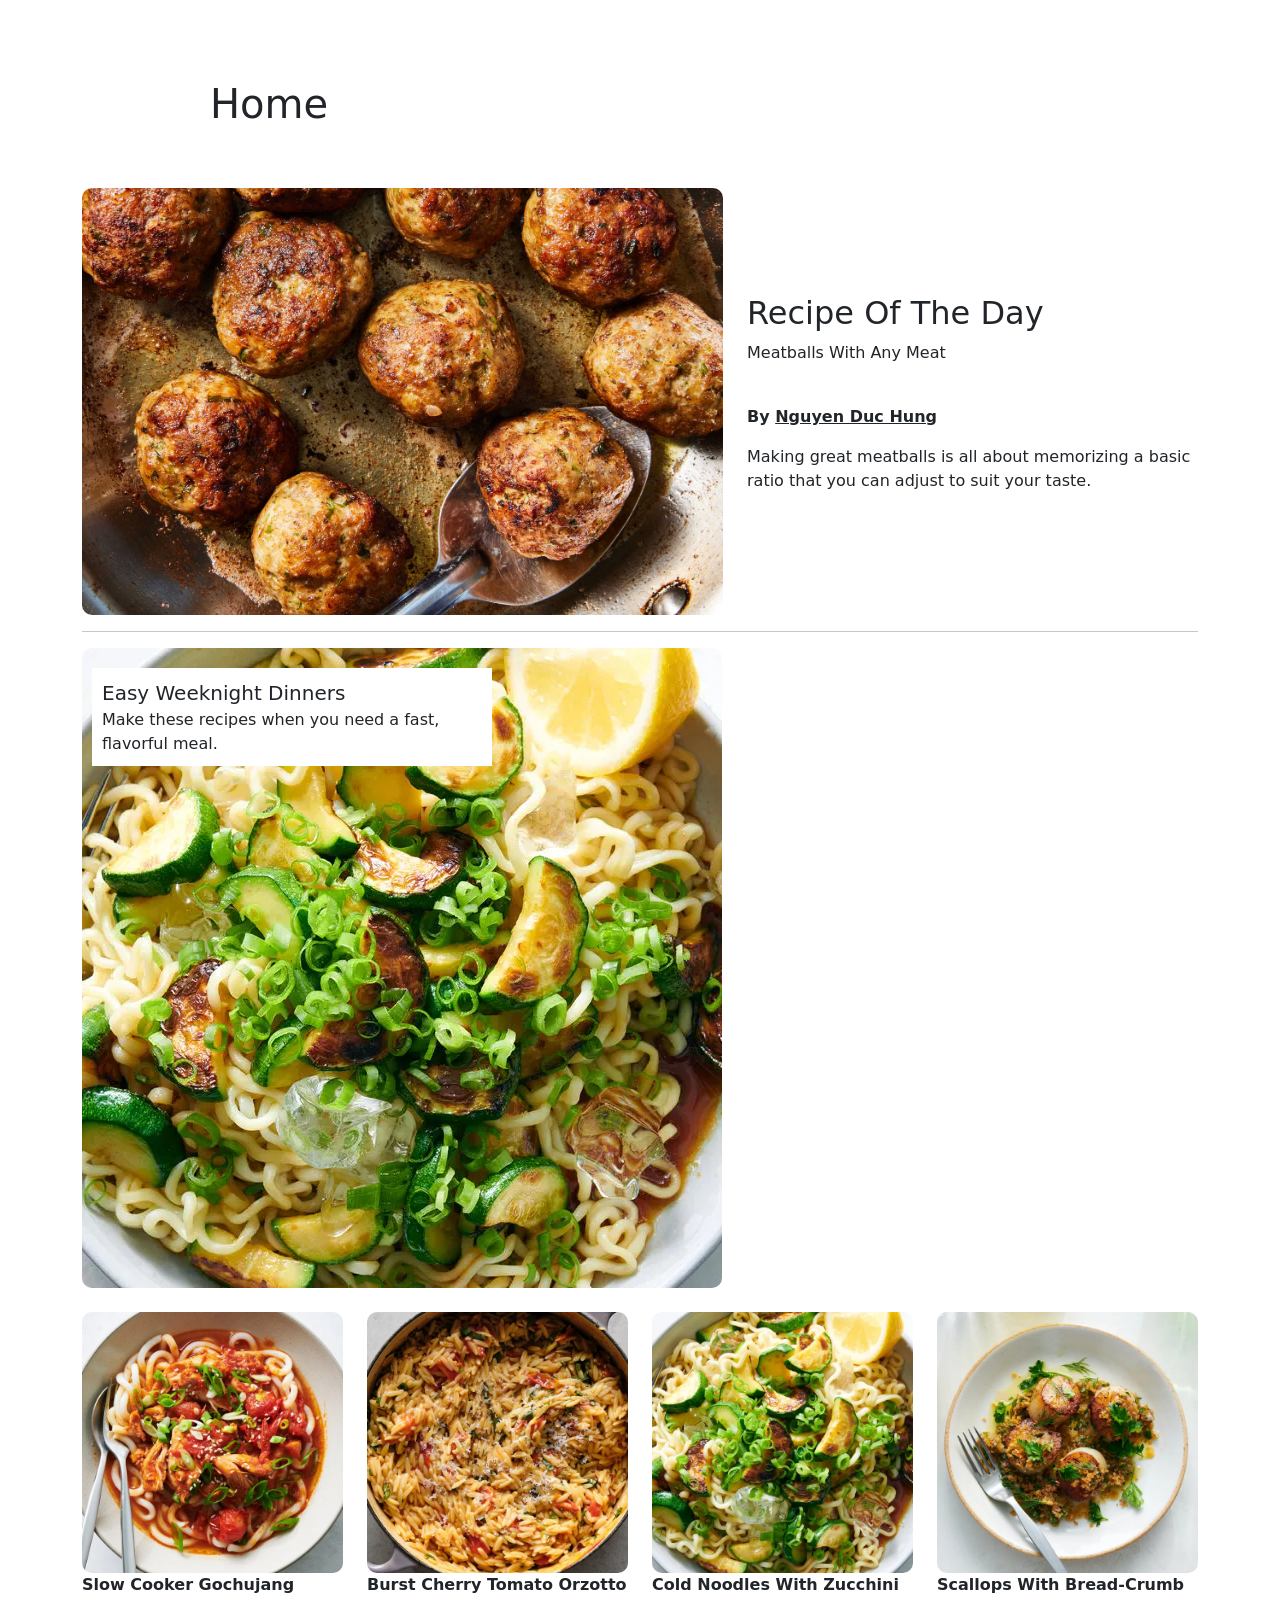
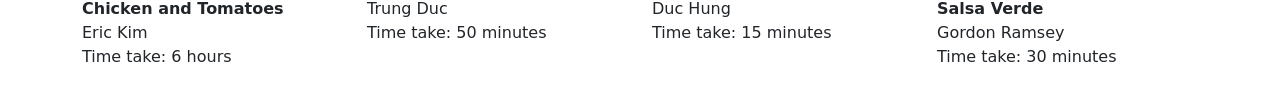
<file: src/main/webapp/index.html>
<!DOCTYPE html>
<html>
<head>
    <title>Home Cooking</title>
    <meta name="viewport" content="width=device-width, initial-scale=1">
    <link rel="stylesheet" href="css/style.css">
    <link href="https://cdn.jsdelivr.net/npm/bootstrap@5.3.7/dist/css/bootstrap.min.css" rel="stylesheet">

</head>
<body>
    <div id="header">
        <div class="custom-container">
        <h1>Home</h1>
        </div>
    </div>


<div class="container custom-container" style="margin-top: 60px;">
    <div id="content">
        <div class="row align-items-center">
            <div class="col-7">
                <a href="" target="_blank">
                    <img src="img/meatball.jpg" class="w-100" alt="">
                </a>
            </div>
            <div class="col-5 align-items-center">
                <h2>Recipe Of The Day</h2>
                <p>Meatballs With Any Meat</p>
                <br>
                <p><strong>By <span style="text-decoration: underline;">Nguyen Duc Hung</span></strong></p>
                <p>Making great meatballs is all about memorizing a basic ratio that you can adjust to suit your
                    taste.</p>
            </div>
        </div>
    </div>

    <hr>
    <div>
        <div id="insert_para">
            <a href="" target="_blank">
                <img src="img/vegetable.jpg" alt="">
            </a>
            <p class="para1">
                <span style="font-size: 20px">Easy Weeknight Dinners</span> <br>
                Make these recipes when you need a fast, flavorful meal.
            </p>
        </div>
    </div>

    <br>
    <div class="row">
        <div class="col-3">
            <img src="img/gochujang%20chicken.jpg" class="w-100" alt="">
            <p><span style="font-weight: bold">Slow Cooker Gochujang Chicken and Tomatoes</span> <br>
                Eric Kim <br>
                Time take: 6 hours</p>

        </div>
        <div class="col-3">
            <img src="img/burstcherry.jpg" class="w-100" alt="">
            <p><span style="font-weight: bold">Burst Cherry Tomato Orzotto</span><br>
                Trung Duc <br>
                Time take: 50 minutes</p>
        </div>
        <div class="col-3">
            <img src="img/vegetable.jpg" class="w-100" alt="">
            <p><span style="font-weight: bold">Cold Noodles With Zucchini</span> <br>
                Duc Hung <br>
                Time take: 15 minutes</p>
        </div>
        <div class="col-3">
            <img src="img/scallops.jpg" class="w-100" alt="">
            <p><span style="font-weight: bold">Scallops With Bread-Crumb Salsa Verde</span> <br>
            Gordon Ramsey <br>
            Time take: 30 minutes</p>
        </div>
    </div>
</div>
<script src="https://cdn.jsdelivr.net/npm/bootstrap@5.3.7/dist/js/bootstrap.bundle.min.js"></script>
</body>
</html>
</file>
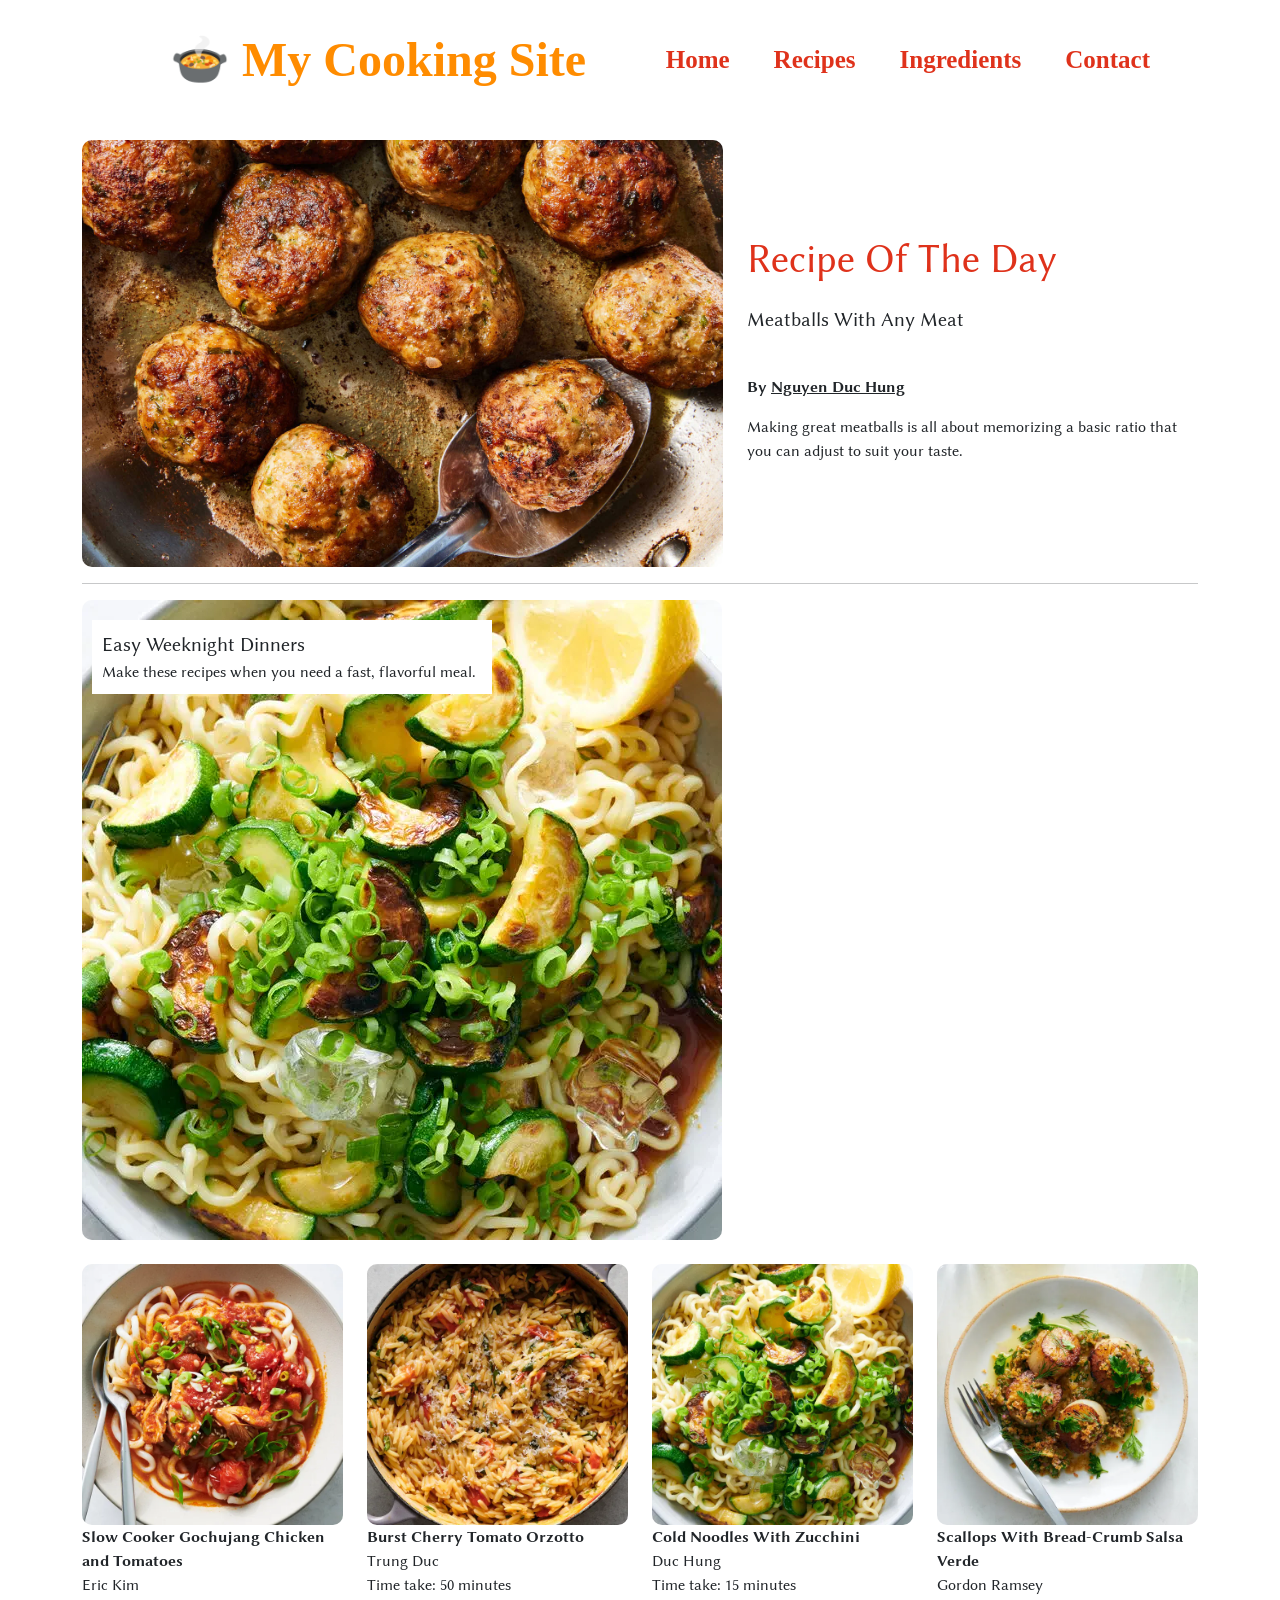
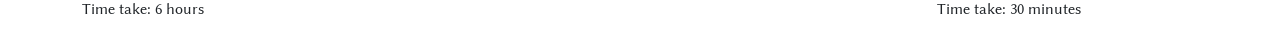
<file: src/main/webapp/home.html>
<!DOCTYPE html>
<html>
<head>
    <title>Home Cooking</title>
    <link rel="preconnect" href="https://fonts.googleapis.com">
    <link rel="preconnect" href="https://fonts.gstatic.com" crossorigin>
    <link href="https://fonts.googleapis.com/css2?family=Dancing+Script:wght@400..700&family=Lato:ital,wght@0,100;0,300;0,400;0,700;0,900;1,100;1,300;1,400;1,700;1,900&family=Libertinus+Sans:ital,wght@0,400;0,700;1,400&family=Mozilla+Headline:wght@200..700&family=Playwrite+AU+QLD:wght@100..400&family=Playwrite+VN+Guides&display=swap"
          rel="stylesheet">
    <meta name="viewport" content="width=device-width, initial-scale=1">
    <link rel="stylesheet" href="css/style.css">
    <link href="https://cdn.jsdelivr.net/npm/bootstrap@5.3.7/dist/css/bootstrap.min.css" rel="stylesheet">
    <style>
        body {
            font-family: Libertinus Sans, serif;
        }
    </style>
</head>
<body>
<iframe src="header.html" scrolling="no"></iframe>

<div class="container custom-container" style="margin-top: 60px;">
    <div id="content">
        <div class="row align-items-center">
            <div class="col-7">
                <a href="ingredients_of_meatball.html" target="_blank">
                    <img src="img/meatball.jpg" class="w-100" alt="meatball">
                </a>
            </div>
            <div class="col-5 align-items-center">
                <p style="font-size: 40px; color: #DF321B">Recipe Of The Day</p>
                <p style="font-size: 20px">Meatballs With Any Meat</p>
                <br>
                <p><strong>By <span style="text-decoration: underline;">Nguyen Duc Hung</span></strong></p>
                <p>Making great meatballs is all about memorizing a basic ratio that you can adjust to suit your
                    taste.</p>
            </div>
        </div>
    </div>

    <hr>
    <div>
        <div id="insert_para">
            <a href="ingredients_of_noodle.html" target="_blank">
                <img src="img/vegetable.jpg" alt="">
            </a>
            <p class="para1">
                <span style="font-size: 20px">Easy Weeknight Dinners</span> <br>
                Make these recipes when you need a fast, flavorful meal.
            </p>
        </div>
    </div>

    <br>
    <div class="row">
        <div class="col-3">
            <img src="img/gochujang%20chicken.jpg" class="w-100" alt="">
            <p><span style="font-weight: bold">Slow Cooker Gochujang Chicken and Tomatoes</span> <br>
                Eric Kim <br>
                Time take: 6 hours</p>

        </div>
        <div class="col-3">
            <img src="img/burstcherry.jpg" class="w-100" alt="">
            <p><span style="font-weight: bold">Burst Cherry Tomato Orzotto</span><br>
                Trung Duc <br>
                Time take: 50 minutes</p>
        </div>
        <div class="col-3">
            <img src="img/vegetable.jpg" class="w-100" alt="">
            <p><span style="font-weight: bold">Cold Noodles With Zucchini</span> <br>
                Duc Hung <br>
                Time take: 15 minutes</p>
        </div>
        <div class="col-3">
            <img src="img/scallops.jpg" class="w-100" alt="">
            <p><span style="font-weight: bold">Scallops With Bread-Crumb Salsa Verde</span> <br>
            Gordon Ramsey <br>
            Time take: 30 minutes</p>
        </div>
    </div>
</div>
<script src="https://cdn.jsdelivr.net/npm/bootstrap@5.3.7/dist/js/bootstrap.bundle.min.js"></script>
</body>
</html>
</file>
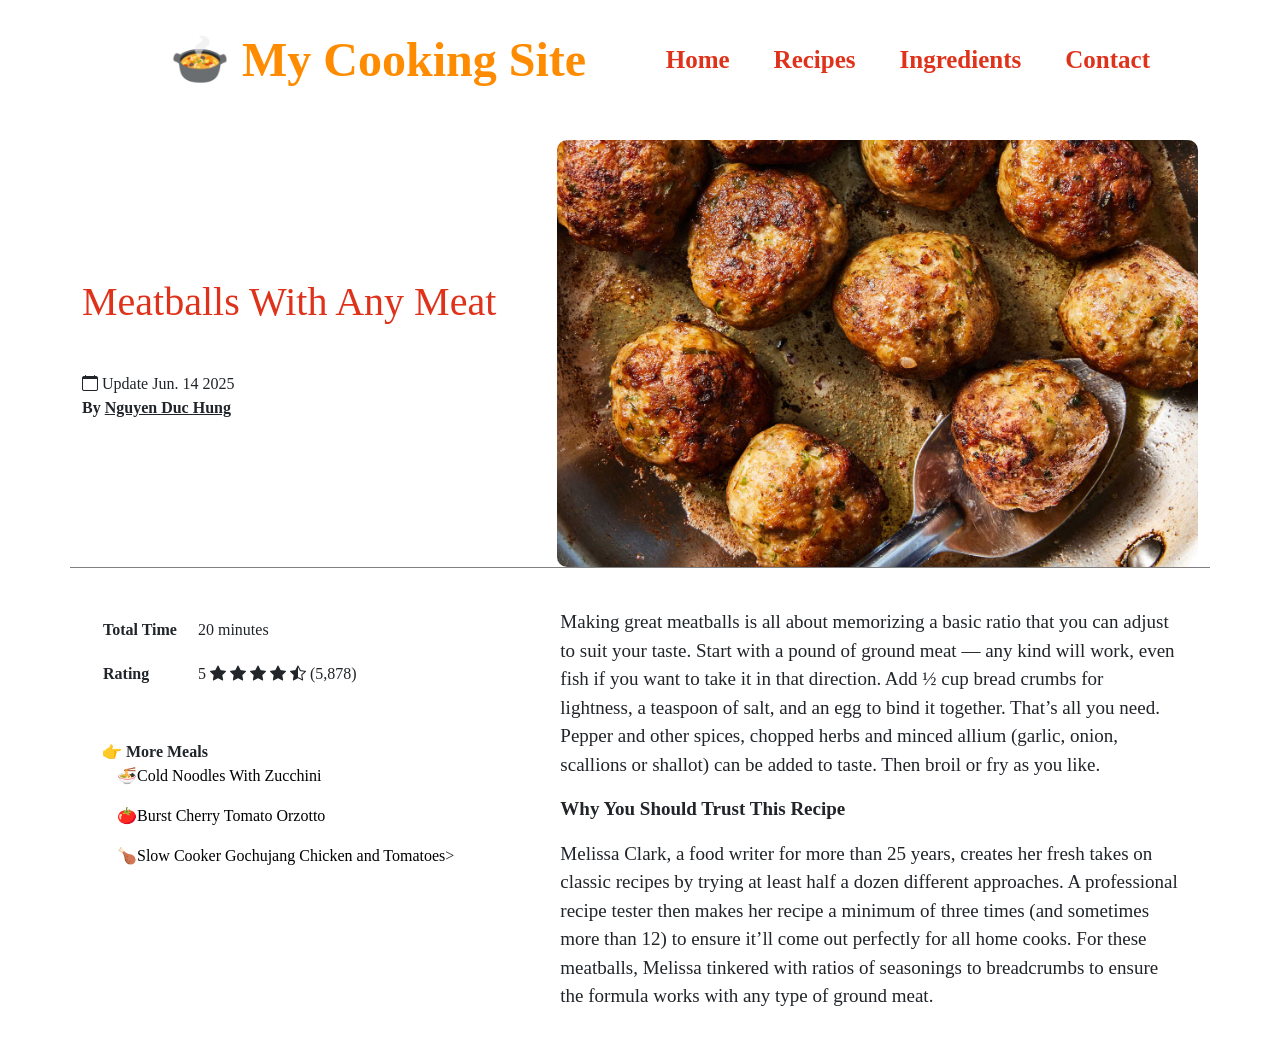
<file: src/main/webapp/ingredients_of_meatball.html>
<!DOCTYPE html>
<html lang="en">
<head>
    <meta charset="UTF-8">
    <link href="https://cdn.jsdelivr.net/npm/bootstrap@5.3.7/dist/css/bootstrap.min.css" rel="stylesheet">
    <link rel="stylesheet" href="https://cdn.jsdelivr.net/npm/bootstrap-icons@1.11.1/font/bootstrap-icons.css">
    <title></title>
    <link rel="stylesheet" href="css/style.css">
    <link rel="stylesheet" href="css/styleofingredients.css">
</head>
<body>
<iframe src="header.html"></iframe>

<div class="container" style="margin-top: 60px;">
    <div id="content">
        <div class="row  align-items-center" style="margin-bottom: 20px; border-bottom: 1px solid grey;">
            <div class="col-5 d-flex flex-column justify-content-center">
                <div class="description">
                <p style="font-size: 40px; color: #DF321B">Meatballs With Any Meat</p>
                <br>
                    <i class="bi bi-calendar"></i> Update Jun. 14 2025
                <p><strong>By <span style="text-decoration: underline;">Nguyen Duc Hung</span></strong></p>
                </div>
            </div>
            <div class="col-7">
                    <img src="img/meatball.jpg" class="w-100" alt="">
            </div>
        </div>
    </div>
    <div class="ingredients">
        <div class="row">
            <div class="col-5">
                <table>
                    <tr>
                        <th>Total Time</th>
                        <td>20 minutes</td>
                    </tr>
                    <tr>
                        <th>Rating</th>

                        <td> 5
                            <i class="bi bi-star-fill"></i>
                            <i class="bi bi-star-fill"></i>
                            <i class="bi bi-star-fill"></i>
                            <i class="bi bi-star-fill"></i>
                            <i class="bi bi-star-half"></i> (5,878)
                        </td>
                    </tr>
                </table>
                <br>
                <div class="info">
                    <strong>👉 More Meals</strong>
                    <p><a href="">🍜Cold Noodles With Zucchini</a></p>
                    <p><a href="">🍅Burst Cherry Tomato Orzotto</a></p>
                    <p><a href="">🍗Slow Cooker Gochujang Chicken and Tomatoes</a>></p>
                </div>
            </div>
            <div class="col-7">
                <div class="process">
                <p>Making great meatballs is all about memorizing a basic ratio that you can adjust to suit your taste.
                    Start with a pound of ground meat — any kind will work, even fish if you want to take it in that
                    direction. Add ½ cup bread crumbs for lightness, a teaspoon of salt, and an egg to bind it together.
                    That’s all you need. Pepper and other spices, chopped herbs and minced allium (garlic, onion,
                    scallions or shallot) can be added to taste. Then broil or fry as you like.</p>

                    <p><span style="font-weight: bold">Why You Should Trust This Recipe</span></p>

                    Melissa Clark, a food writer for more than 25 years, creates her fresh takes on classic recipes by
                    trying at least half a dozen different approaches. A professional recipe tester then makes her
                    recipe a minimum of three times (and sometimes more than 12) to ensure it’ll come out perfectly for
                    all home cooks. For these meatballs, Melissa tinkered with ratios of seasonings to breadcrumbs to
                    ensure the formula works with any type of ground meat.</p>
                </div>
            </div>
        </div>
    </div>


    <script src="https://cdn.jsdelivr.net/npm/bootstrap@5.3.7/dist/js/bootstrap.bundle.min.js"></script>
</div>
</body>
</html>
</file>
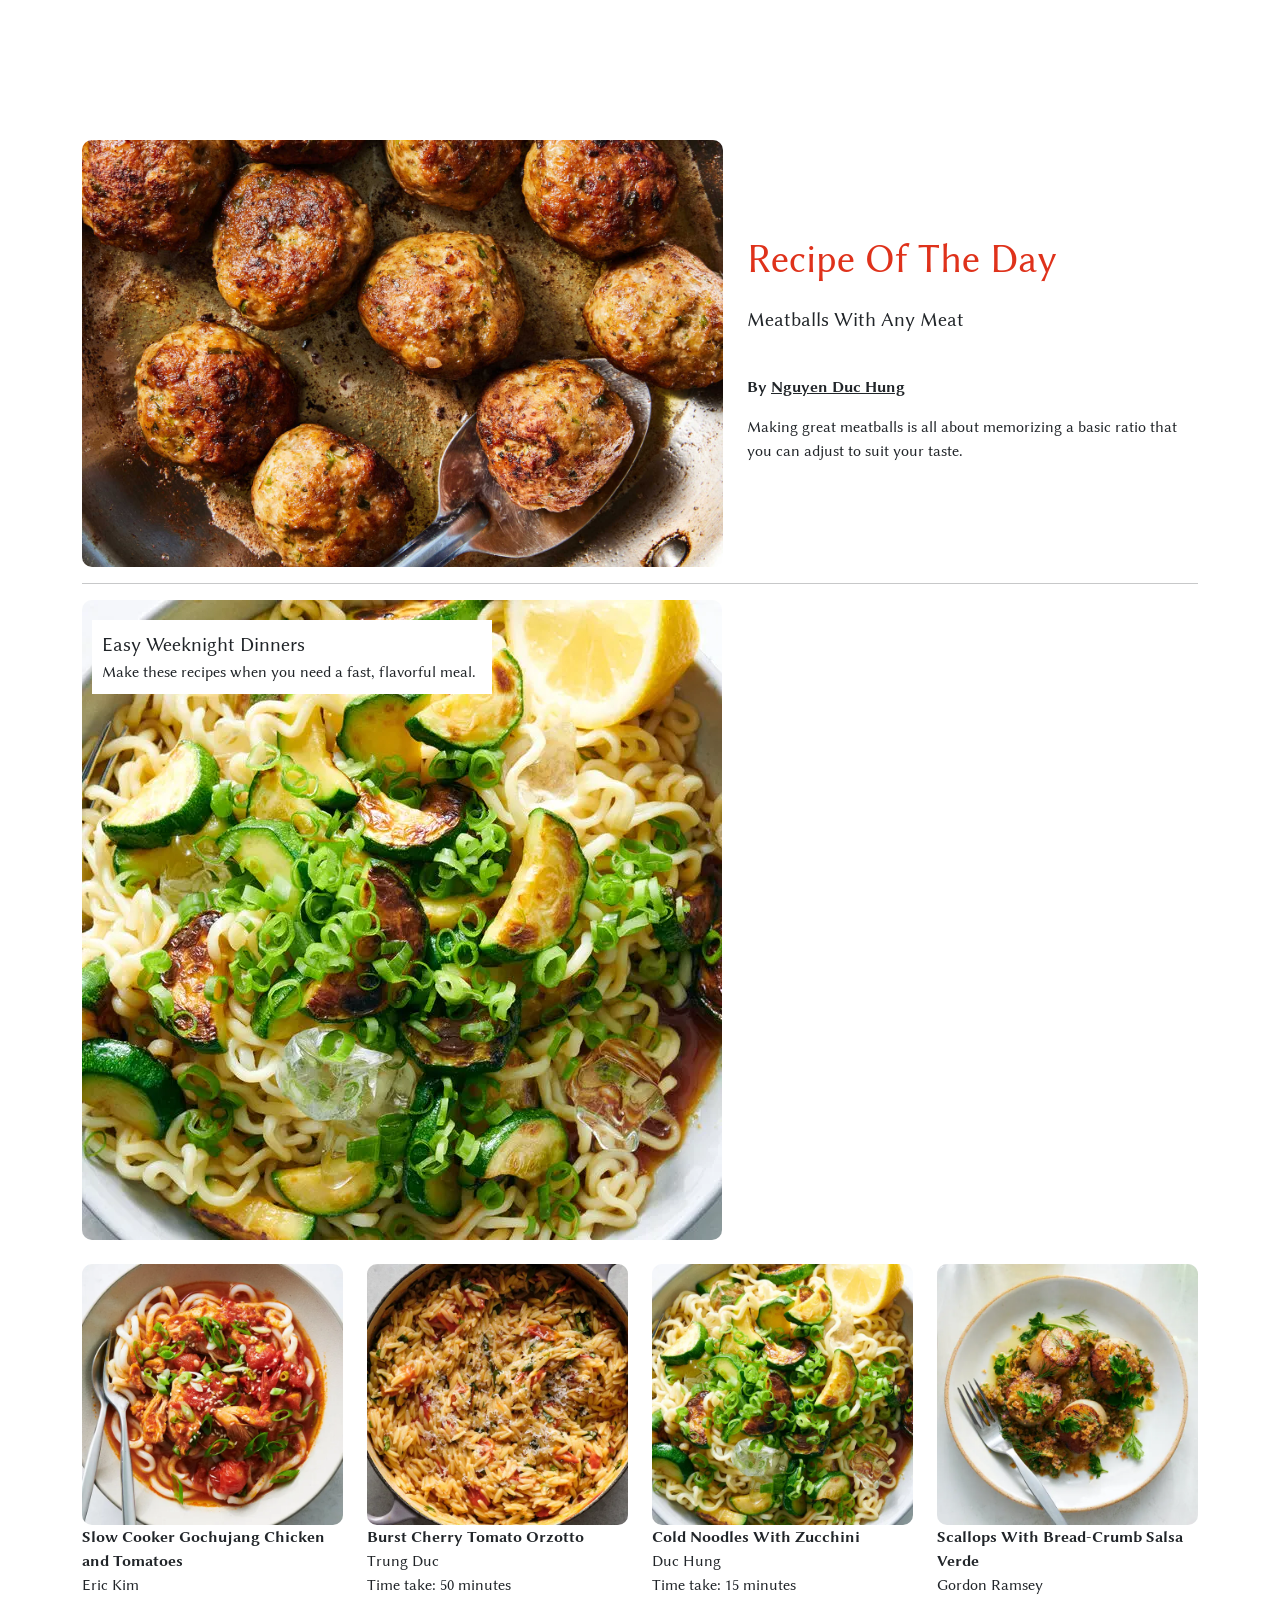
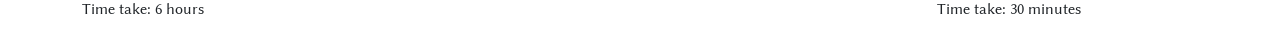
<file: src/main/webapp/html test/home.html>
<!DOCTYPE html>
<html xmlns:jsp="http://java.sun.com/JSP/Page">
<head>
    <title>Home Cooking</title>
    <link rel="preconnect" href="https://fonts.googleapis.com">
    <link rel="preconnect" href="https://fonts.gstatic.com" crossorigin>
    <link href="https://fonts.googleapis.com/css2?family=Dancing+Script:wght@400..700&family=Lato:ital,wght@0,100;0,300;0,400;0,700;0,900;1,100;1,300;1,400;1,700;1,900&family=Libertinus+Sans:ital,wght@0,400;0,700;1,400&family=Mozilla+Headline:wght@200..700&family=Playwrite+AU+QLD:wght@100..400&family=Playwrite+VN+Guides&display=swap"
          rel="stylesheet">
    <meta name="viewport" content="width=device-width, initial-scale=1">
    <link rel="stylesheet" href="../css/style.css">
    <link href="https://cdn.jsdelivr.net/npm/bootstrap@5.3.7/dist/css/bootstrap.min.css" rel="stylesheet">
    <style>
        body {
            font-family: Libertinus Sans, serif;
        }
    </style>
</head>
<body>

<div class="container custom-container" style="margin-top: 60px;">
    <div id="content">
        <div class="row align-items-center">
            <div class="col-7">
                <a href="ingredients_of_meatball.html" target="_blank">
                    <img src="../img/meatball.jpg" class="w-100" alt="meatball">
                </a>
            </div>
            <div class="col-5 align-items-center">
                <p style="font-size: 40px; color: #DF321B">Recipe Of The Day</p>
                <p style="font-size: 20px">Meatballs With Any Meat</p>
                <br>
                <p><strong>By <span style="text-decoration: underline;">Nguyen Duc Hung</span></strong></p>
                <p>Making great meatballs is all about memorizing a basic ratio that you can adjust to suit your
                    taste.</p>
            </div>
        </div>
    </div>

    <hr>
    <div>
        <div id="insert_para">
            <a href="ingredients_of_noodle.html" target="_blank">
                <img src="../img/vegetable.jpg" alt="">
            </a>
            <p class="para1">
                <span style="font-size: 20px">Easy Weeknight Dinners</span> <br>
                Make these recipes when you need a fast, flavorful meal.
            </p>
        </div>
    </div>

    <br>
    <div class="row">
        <div class="col-3">
            <img src="../img/gochujang%20chicken.jpg" class="w-100" alt="">
            <p><span style="font-weight: bold">Slow Cooker Gochujang Chicken and Tomatoes</span> <br>
                Eric Kim <br>
                Time take: 6 hours</p>

        </div>
        <div class="col-3">
            <img src="../img/burstcherry.jpg" class="w-100" alt="">
            <p><span style="font-weight: bold">Burst Cherry Tomato Orzotto</span><br>
                Trung Duc <br>
                Time take: 50 minutes</p>
        </div>
        <div class="col-3">
            <img src="../img/vegetable.jpg" class="w-100" alt="">
            <p><span style="font-weight: bold">Cold Noodles With Zucchini</span> <br>
                Duc Hung <br>
                Time take: 15 minutes</p>
        </div>
        <div class="col-3">
            <img src="../img/scallops.jpg" class="w-100" alt="">
            <p><span style="font-weight: bold">Scallops With Bread-Crumb Salsa Verde</span> <br>
            Gordon Ramsey <br>
            Time take: 30 minutes</p>
        </div>
    </div>
</div>
<script src="https://cdn.jsdelivr.net/npm/bootstrap@5.3.7/dist/js/bootstrap.bundle.min.js"></script>
</body>
</html>
</file>
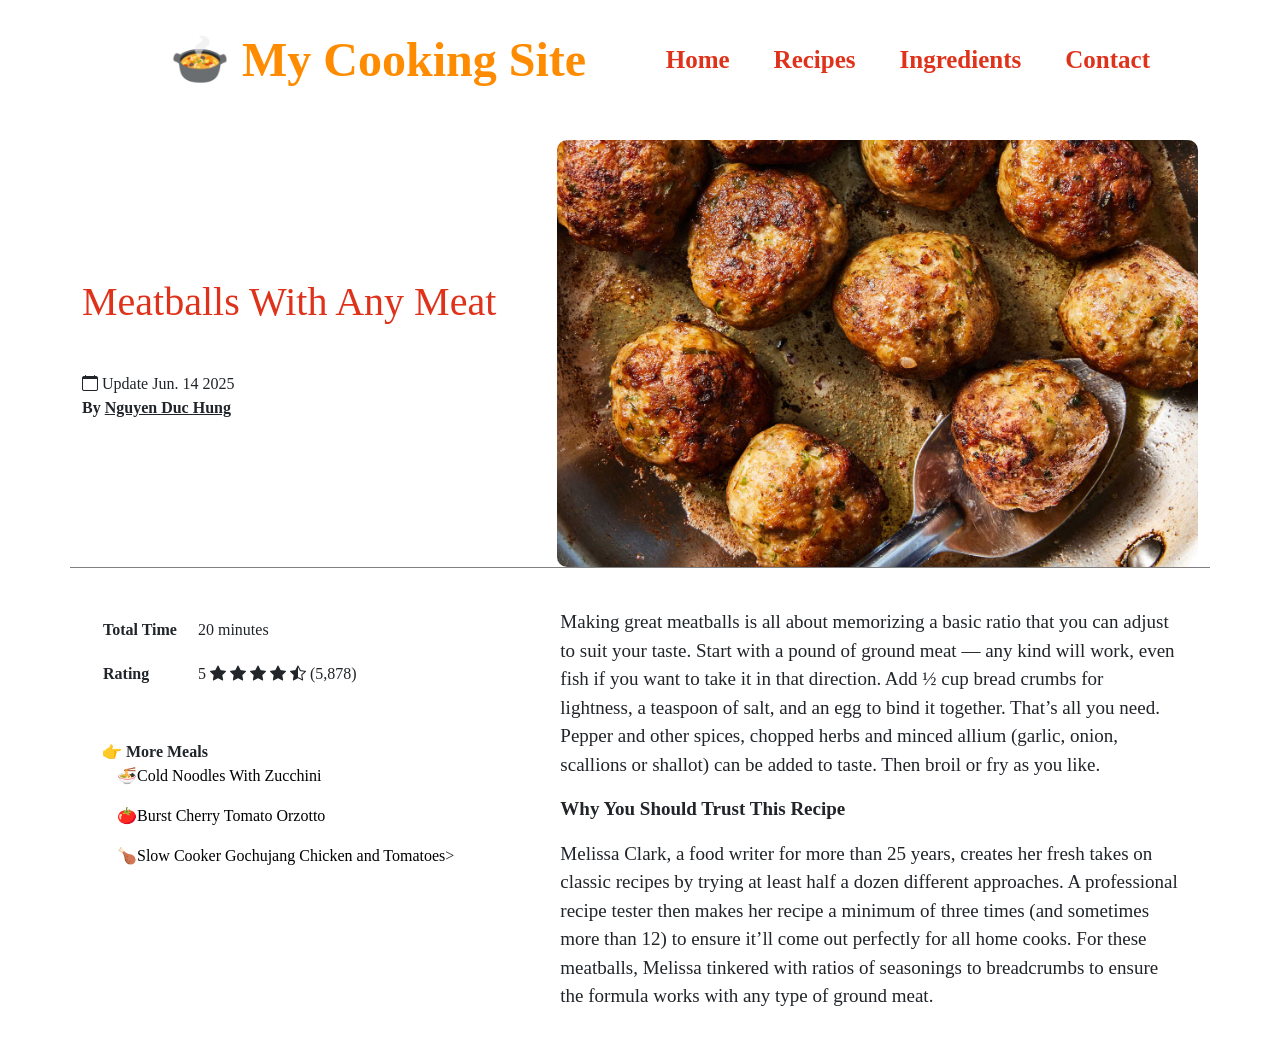
<file: src/main/webapp/html test/ingredients_of_meatball.html>
<!DOCTYPE html>
<html lang="en">
<head>
    <meta charset="UTF-8">
    <link href="https://cdn.jsdelivr.net/npm/bootstrap@5.3.7/dist/css/bootstrap.min.css" rel="stylesheet">
    <link rel="stylesheet" href="https://cdn.jsdelivr.net/npm/bootstrap-icons@1.11.1/font/bootstrap-icons.css">
    <title></title>
    <link rel="stylesheet" href="../css/style.css">
    <link rel="stylesheet" href="../css/styleofingredients.css">
</head>
<body>
<iframe src="header.html"></iframe>

<div class="container" style="margin-top: 60px;">
    <div id="content">
        <div class="row  align-items-center" style="margin-bottom: 20px; border-bottom: 1px solid grey;">
            <div class="col-5 d-flex flex-column justify-content-center">
                <div class="description">
                <p style="font-size: 40px; color: #DF321B">Meatballs With Any Meat</p>
                <br>
                    <i class="bi bi-calendar"></i> Update Jun. 14 2025
                <p><strong>By <span style="text-decoration: underline;">Nguyen Duc Hung</span></strong></p>
                </div>
            </div>
            <div class="col-7">
                    <img src="../img/meatball.jpg" class="w-100" alt="">
            </div>
        </div>
    </div>
    <div class="ingredients">
        <div class="row">
            <div class="col-5">
                <table>
                    <tr>
                        <th>Total Time</th>
                        <td>20 minutes</td>
                    </tr>
                    <tr>
                        <th>Rating</th>

                        <td> 5
                            <i class="bi bi-star-fill"></i>
                            <i class="bi bi-star-fill"></i>
                            <i class="bi bi-star-fill"></i>
                            <i class="bi bi-star-fill"></i>
                            <i class="bi bi-star-half"></i> (5,878)
                        </td>
                    </tr>
                </table>
                <br>
                <div class="info">
                    <strong>👉 More Meals</strong>
                    <p><a href="">🍜Cold Noodles With Zucchini</a></p>
                    <p><a href="">🍅Burst Cherry Tomato Orzotto</a></p>
                    <p><a href="">🍗Slow Cooker Gochujang Chicken and Tomatoes</a>></p>
                </div>
            </div>
            <div class="col-7">
                <div class="process">
                <p>Making great meatballs is all about memorizing a basic ratio that you can adjust to suit your taste.
                    Start with a pound of ground meat — any kind will work, even fish if you want to take it in that
                    direction. Add ½ cup bread crumbs for lightness, a teaspoon of salt, and an egg to bind it together.
                    That’s all you need. Pepper and other spices, chopped herbs and minced allium (garlic, onion,
                    scallions or shallot) can be added to taste. Then broil or fry as you like.</p>

                    <p><span style="font-weight: bold">Why You Should Trust This Recipe</span></p>

                    Melissa Clark, a food writer for more than 25 years, creates her fresh takes on classic recipes by
                    trying at least half a dozen different approaches. A professional recipe tester then makes her
                    recipe a minimum of three times (and sometimes more than 12) to ensure it’ll come out perfectly for
                    all home cooks. For these meatballs, Melissa tinkered with ratios of seasonings to breadcrumbs to
                    ensure the formula works with any type of ground meat.</p>
                </div>
            </div>
        </div>
    </div>


    <script src="https://cdn.jsdelivr.net/npm/bootstrap@5.3.7/dist/js/bootstrap.bundle.min.js"></script>
</div>
</body>
</html>
</file>
<file: src/main/webapp/css/style.css>
header {
    background-color: #FFFFFF;
    border-bottom: 1px solid #E1E8ED;
    display: flex;
    align-items: center;
    justify-content: space-between;
    position: fixed;
    top: 0;
    left: 0;
    right: 0;
    z-index: 100;
}
.logo a {
    text-decoration: none;
    color: darkorange;
    font-size: 24px;
    font-weight: bold;
}

.logo a:hover {
    color: #DF321B;
}
.logo {
    padding-left: 70px;
}


.dropdown  {
    position: relative;
    display: inline-block;

}


.dropdown-content {
    display: none;
    position: absolute;
    background-color: #FFFFFF;
    min-width: 600px;
    box-shadow: 0 8px 16px 0 rgba(0,0,0,0.2);
    z-index: 1;
    padding: 20px 30px;
    border-radius: 8px;
    border: 1px solid #E1E8ED;
    left: 50%;
    transform: translateX(-70%);

}
.dropdown-content .first_col,
.dropdown-content .second_col {
    display: inline-block;
    vertical-align: top;
    width: 48%;
    margin-right: 2%;
}


.dropdown-content ul {
    list-style-type: none;
    padding: 0;
    margin: 0;
}

.dropdown-content ul li {
    padding: 8px 0;
}

.dropdown-content ul li:first-child {
    font-weight: bold;
    color: #DF321B;
    border-bottom: 1px solid #E1E8ED;
    margin-bottom: 10px;
    padding-bottom: 10px;
}

.dropdown-content ul li a {
    color: #333;
    text-decoration: none;
    font-size: 16px;
    transition: color 0.3s;
    padding: 5px 0;
    display: block;
}

.dropdown-content ul li a:hover {
    color: #DF321B;
}

.dropdown-content a {
    color: #DF321B;
    padding: 12px 16px;
    text-decoration: none;
    display: block;
    font-size: 18px;
    transition: background-color 0.3s;
}

.dropdown-content a:hover {
    background-color: #f8f8f8;
}

.dropdown:hover .dropdown-content {
    display: block;
}

.dropdown:hover .dropbtn {
    border-bottom: 2px solid #DF321B;
}

nav a {
    margin-right: 20px;
    text-decoration: none;
    color: #DF321B;
    font-size: 25px;
    font-weight: bold;
    transition: color 0.2s ease;
    padding: 10px;
}
nav a:hover {
    border-bottom: 2px solid #DF321B;
}


iframe {
    pointer-events: none;
    border: none;
    width: 100%;
    height: 100px;
    position: fixed;
    top: 0;
    left: 0;
    right: 0;
    z-index: 1000;
    padding-left: 100px;
    padding-right: 100px;


}
body {
    padding-top: 80px;
    font-family: Libertinus Sans, serif;


}
.custom-container {
    max-width: 980px;
    margin: 0 auto;
    padding-left: 60px;
    padding-right: 60px;
    position: relative;
    z-index: 2;
}


#insert_para {
    position: relative;
    display: inline-block;
}
.para1 {
    width: 400px;
    background-color: white;
    position: absolute;
    top: 10px;
    left: 10px;
    margin-top: 10px;
    padding: 10px;
}
img {
    border-radius: 10px;
}
</file>
<file: src/main/webapp/css/styleofingredients.css>
.description {

}
.ingredients {
    padding: 20px;
}
table td{
    padding: 10px 20px;
}
.info a{
    text-decoration: none;
    color: black;
    padding-left: 15px;
}
.info a:hover{
    color: #DF321B;
    text-decoration: underline;
}
.info {
    margin-top: 20px;
}
.process {
    font-size: 19px;
}
</file>
